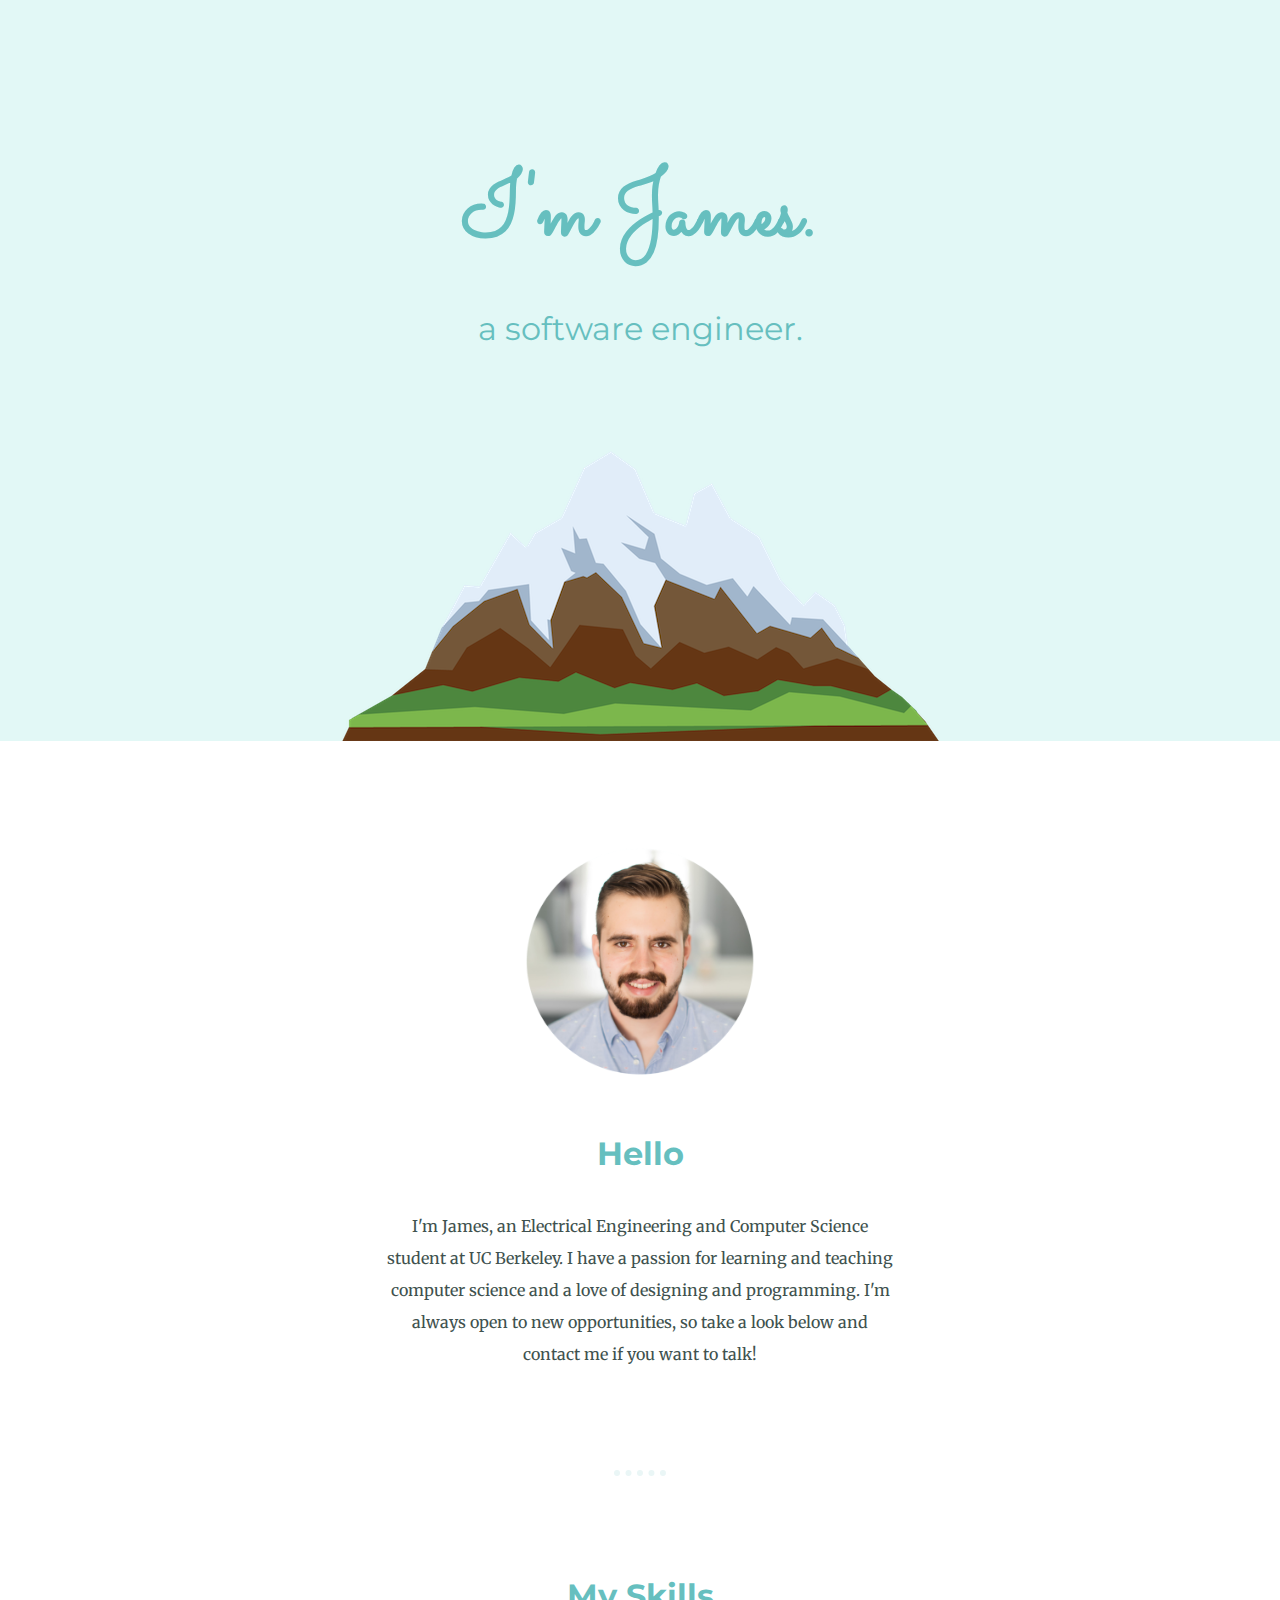
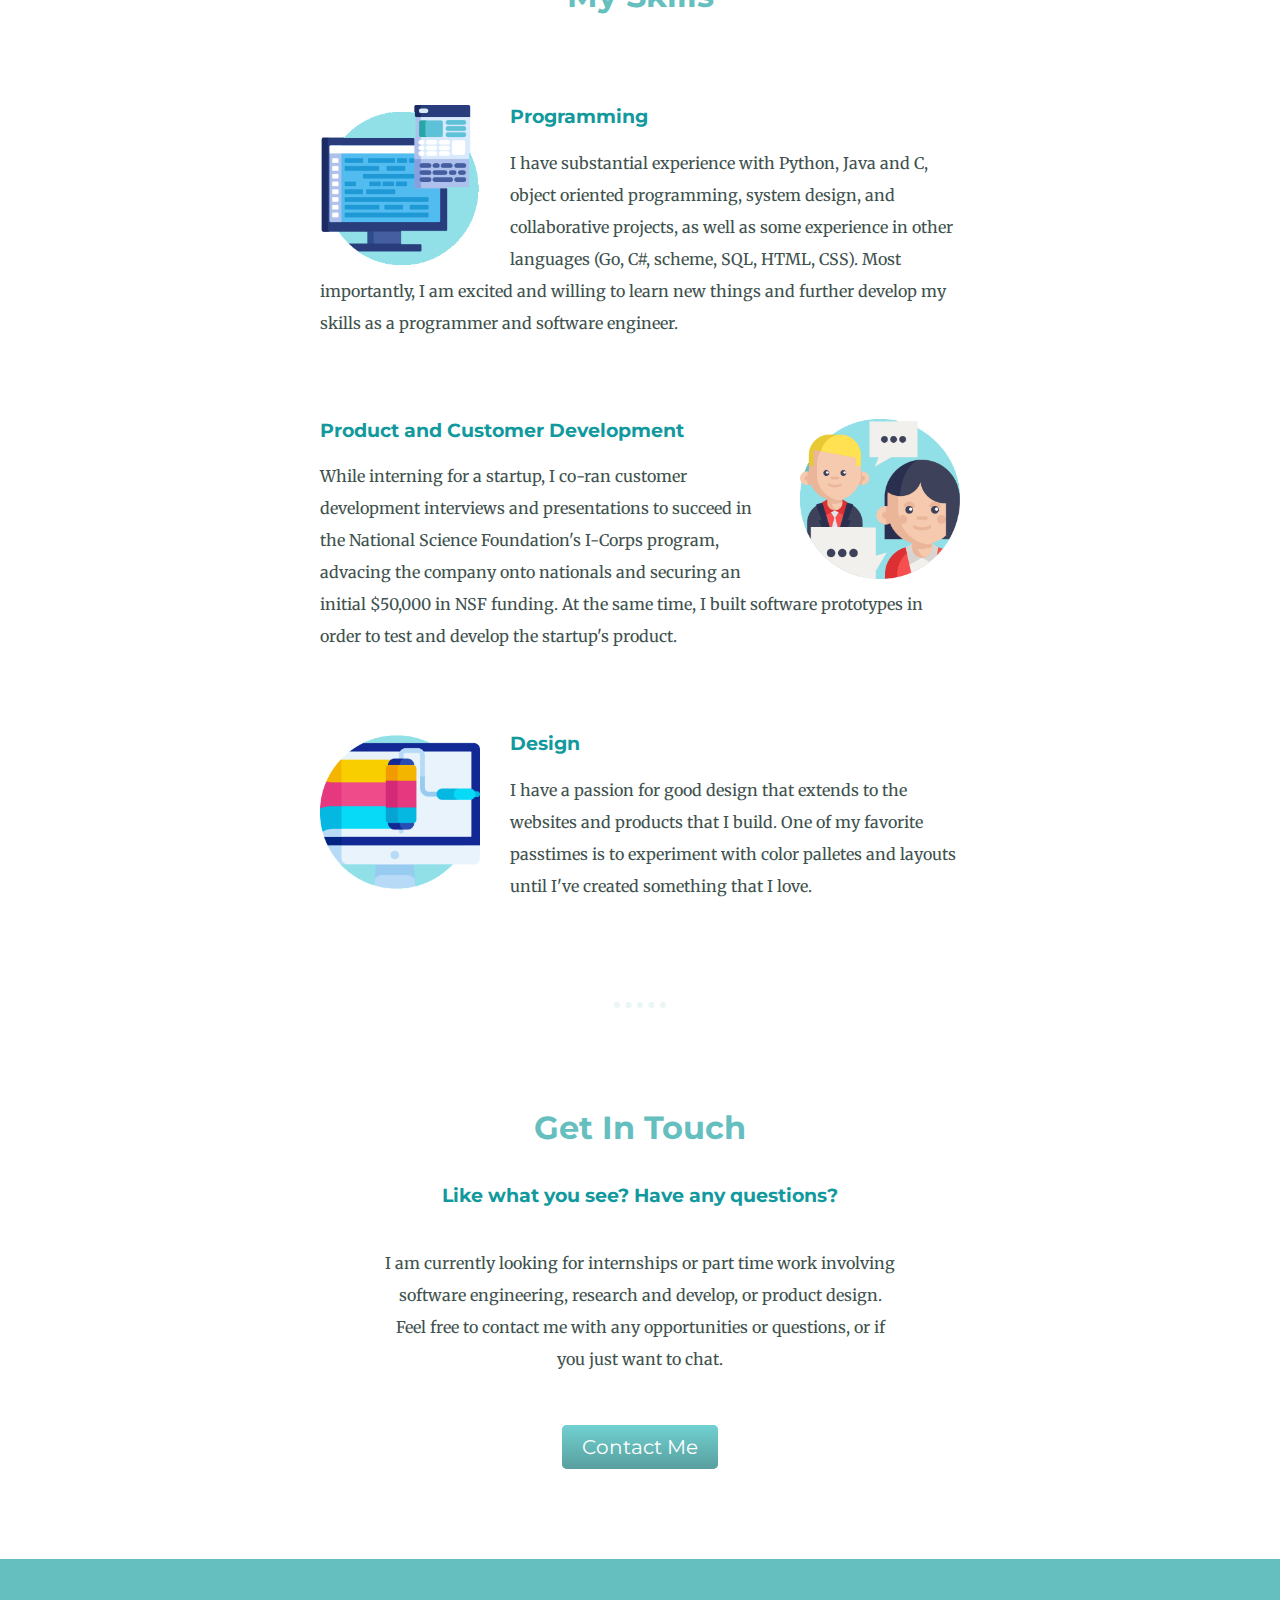
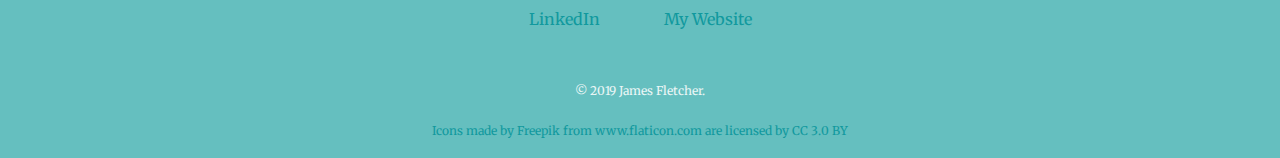
<file: index.html>
<!DOCTYPE html>
<html lang="en" dir="ltr">

<head>
  <meta charset="utf-8">
  <title>James Fletcher</title>
  <link rel="stylesheet" href="styles.css">
  <link rel="icon" href="favicon.ico">
  <link href="https://fonts.googleapis.com/css?family=Merriweather|Montserrat|Sacramento" rel="stylesheet">
</head>

<body>
  <div class="topContainer">
    <h1>I'm James.</h1>
    <h2 class="a-programmer">a software engineer.</h2>
    <img class="top-img" src="mountain.png" alt="mountain-img">
  </div>

  <div class="midContainer">
    <div class="profile">
      <img class="img-circle" src="JakeHeadshots-5.png" alt="profile-img">
      <h2>Hello</h2>
      <p class="intro">I'm James, an Electrical Engineering and Computer Science student at UC Berkeley. I have a passion for learning and teaching computer science and a love of designing and programming. I'm always open to new opportunities, so take a look below and contact me if you want to talk!</p>
    </div>
    <hr class="skills-hr">
    <div class="skills">
      <h2>My Skills</h2>
      <div class="skill-row">
        <img class="skill-img1" src="web-programming.png" alt="software-engineering-pic">
        <h3>Programming</h3>
        <p>I have substantial experience with Python, Java and C, object oriented programming, system design, and collaborative projects, as well as some experience in other languages (Go, C#, scheme, SQL, HTML, CSS). Most importantly, I am excited and willing
          to learn new things and further develop my skills as a programmer and software engineer.</p>
      </div>
      <div class="skill-row">
        <img class="skill-img2" src="communication-II.png" alt="cd-pic">
        <h3>Product and Customer Development</h3>
        <p>While interning for a startup, I co-ran customer development interviews and presentations to succeed in the National Science Foundation's I-Corps program, advacing the company onto nationals and securing an initial $50,000 in NSF funding. At the same time, I built software prototypes in order to test and develop the startup's product.</p>
      </div>
      <div class="skill-row">
        <img class="skill-img1" src="coloring-II.png" alt="design-pic">
        <h3>Design</h3>
        <p>I have a passion for good design that extends to the websites and products that I build. One of my favorite passtimes is to experiment with color palletes and layouts until I've created something that I love.</p>
      </div>
    </div>
    <hr class="contact-hr">
    <div class="contact-me">
      <h2>Get In Touch</h2>
      <h3>Like what you see? Have any questions?</h3>
      <p class="contact-message">I am currently looking for internships or part time work involving software engineering, research and develop, or product design. Feel free to contact me with any opportunities or questions, or if you just want to chat.</p>
      <a class="butn" href="mailto:james.fletcher@berkeley.edu">Contact Me</a>
    </div>
  </div>


  <div class="botContainer">
    <a class="footer-link" href="https://www.linkedin.com/in/jamesbfletcher/">LinkedIn</a>
    <a class="footer-link" href="https://jamesbfletcher.com">My Website</a>
    <p class="footer-copyright">© 2019 James Fletcher.</p>
    <div class="footer-credit">Icons made by <a href="https://www.freepik.com/" title="Freepik">Freepik</a> from <a href="https://www.flaticon.com/" title="Flaticon">www.flaticon.com</a> are licensed by <a href="http://creativecommons.org/licenses/by/3.0/"
        title="Creative Commons BY 3.0" target="_blank">CC 3.0 BY</a></div>
  </div>
</body>

</html>
</file>
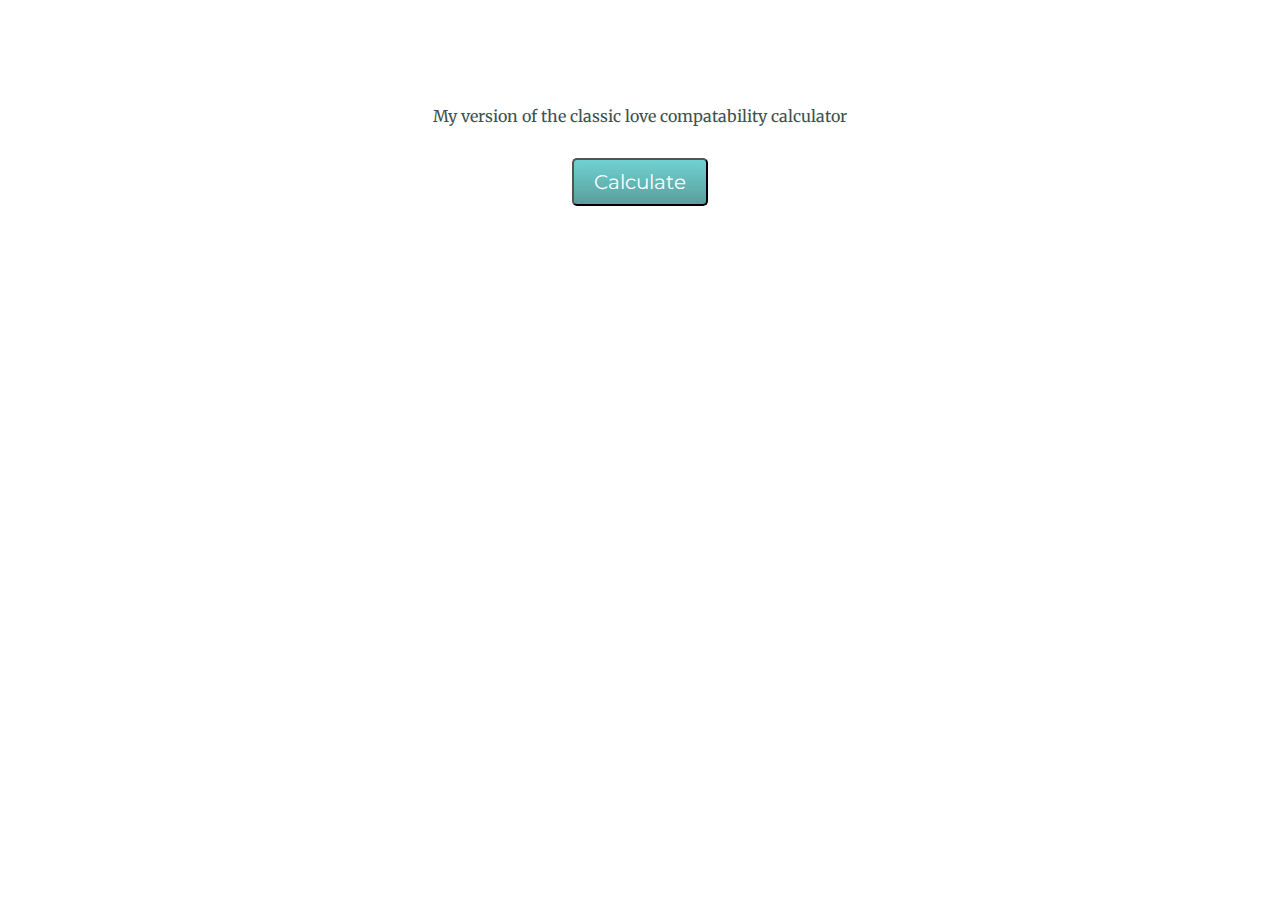
<file: lovecalculator.html>
<!DOCTYPE html>
<html lang="en" dir="ltr">
  <head>
    <meta charset="utf-8">
    <title>REAL Love Calculator</title>
    <link rel="stylesheet" href="styles.css">
    <link rel="icon" href="favicon.ico">
    <link href="https://fonts.googleapis.com/css?family=Merriweather|Montserrat|Sacramento" rel="stylesheet">
    <script src = "scripts/calculator.js" type="text/javascript"> </script>
  </head>
  <body>
    <div class="midContainer">
      <p class="intro">My version of the classic love compatability calculator</p>
      <div class="spacer">
        <!spacer>
      </div>
      <div class="">
        <button class="butn" id="calcButn" name="button">Calculate</button>

        <script type="text/javascript">

            var calcButn = document.getElementById('calcButn');

            calcButn.onclick = function() {
              calculate();
            }

            // function(){
            //
            //     var script = document.createElement("script");
            //     script.type = "text/javascript";
            //     script.src = "Public/Scripts/filename.js.";
            //     document.getElementsByTagName("head")[0].appendChild(script);
            //     return false;
            //
            // }
        </script>
      </div>
    </div>
  </body>
</html>
</file>
<file: styles.css>
body {
  margin: 0;
  color: #40514E;
  text-align: center;
  font-family: 'Merriweather', serif;
}

h1 {
  font-size: 5.625rem;
  /* 16px = 100% = 1em */
  margin: 50px auto 0 auto;
  font-family: 'Sacramento', cursive;
  color: #66BFBF;
}

h2 {
  font-family: 'Montserrat', sans-serif;
  font-size: 2rem;
  color: #66BFBF;
  padding-bottom: 10px;
}

h3 {
  font-family: 'Montserrat', sans-serif;
  color: #11999E;
  font-weight: bold;

}

a {
  color: #11999E;
  text-decoration: none;
}
a:hover {
  color: #EAF6F6;
}

hr {
  color: #EAF6F6;
  border: none;
  border-top: 6px dotted;
  width: 4%;
  /* margin: 100px auto 100px; */
}

p{
  line-height: 2;
}
/********************CLASS SELECTORS********************/
.pro {
  /* text-decoration: underline; */
}

.intro {
  width: 40%;
  margin: auto;
}

.skill-row {
  width: 50%;
  margin: 80px auto 80px;
  text-align: left;

}

.skill-img1 {
  width: 25%;
  max-width: 225px;
  float: left;
  margin-right: 30px;
}

.skill-img2 {
  width: 25%;
  max-width: 225px;
  float: right;
  margin-left: 30px;
}

.skills-hr{
  margin: 100px auto 100px;
}

.contact-hr{
  margin: 100px auto 100px;
}

.contact-me{
  /* line-height: 2; */
}

.a-programmer {
  font-weight: normal;
}

.topContainer {
  background-color: #E2F8F6;
  padding-top: 100px;
  position: relative;
  /* line-height: 1.5; */
  padding-bottom: 0
}

.midContainer {
  /*  background-color: #add2c9; */
  margin: 100px 0;
}

.botContainer {
  background-color: #65BFBF;
  padding-top: 50px;
  padding-bottom: 30px;
}

.bottomCloud {
  position: absolute;
  left: 300px;
  bottom: 300px;
}

.topCloud {
  position: absolute;
  right: 300px;
  top: 50px;
}

.img-circle {
  /* border-radius: 50%; */
  max-width: 18%;
  height: auto;
  margin-bottom: 20px;
}

.contact-message{
  width: 40%;
  margin: 40px auto 60px;
}

.footer-link{
  margin: auto 30px auto;
}

.footer-copyright{
  margin: 50px auto 10px;
  color: #EAF6F6;
  font-size: 0.75REM;
}

.footer-credit{
  color: #11999E;
  position: relative;
  top: 10px;
  font-size: 0.75REM;
}

.hahano-link{
  font-size: 5.625rem;

  margin: 50px auto 0 auto;
  font-family: 'Sacramento', cursive;
  color: #66BFBF;
}

.hahano-link:hover{
  color: #7be3e3;
}

.top-img {
  margin-bottom: -4px;
}

.butn {
  background: #71d1d1;
  background-image: -webkit-linear-gradient(top, #71d1d1, #599e9e);
  background-image: -moz-linear-gradient(top, #71d1d1, #599e9e);
  background-image: -ms-linear-gradient(top, #71d1d1, #599e9e);
  background-image: -o-linear-gradient(top, #71d1d1, #599e9e);
  background-image: linear-gradient(to bottom, #71d1d1, #599e9e);
  -webkit-border-radius: 5;
  -moz-border-radius: 5;
  border-radius: 5px;
  font-family: 'Montserrat', sans-serif;
  color: #ffffff;
  font-size: 20px;
  padding: 10px 20px 10px 20px;
  text-decoration: none;
  outline: none;
}

.butn:hover {
  background: #7be3e3;
  background-image: -webkit-linear-gradient(top, #7be3e3, #67b8b8);
  background-image: -moz-linear-gradient(top, #7be3e3, #67b8b8);
  background-image: -ms-linear-gradient(top, #7be3e3, #67b8b8);
  background-image: -o-linear-gradient(top, #7be3e3, #67b8b8);
  background-image: linear-gradient(to bottom, #7be3e3, #67b8b8);
  text-decoration: none;
}
.spacer {
  margin: 2%
}
</file>
